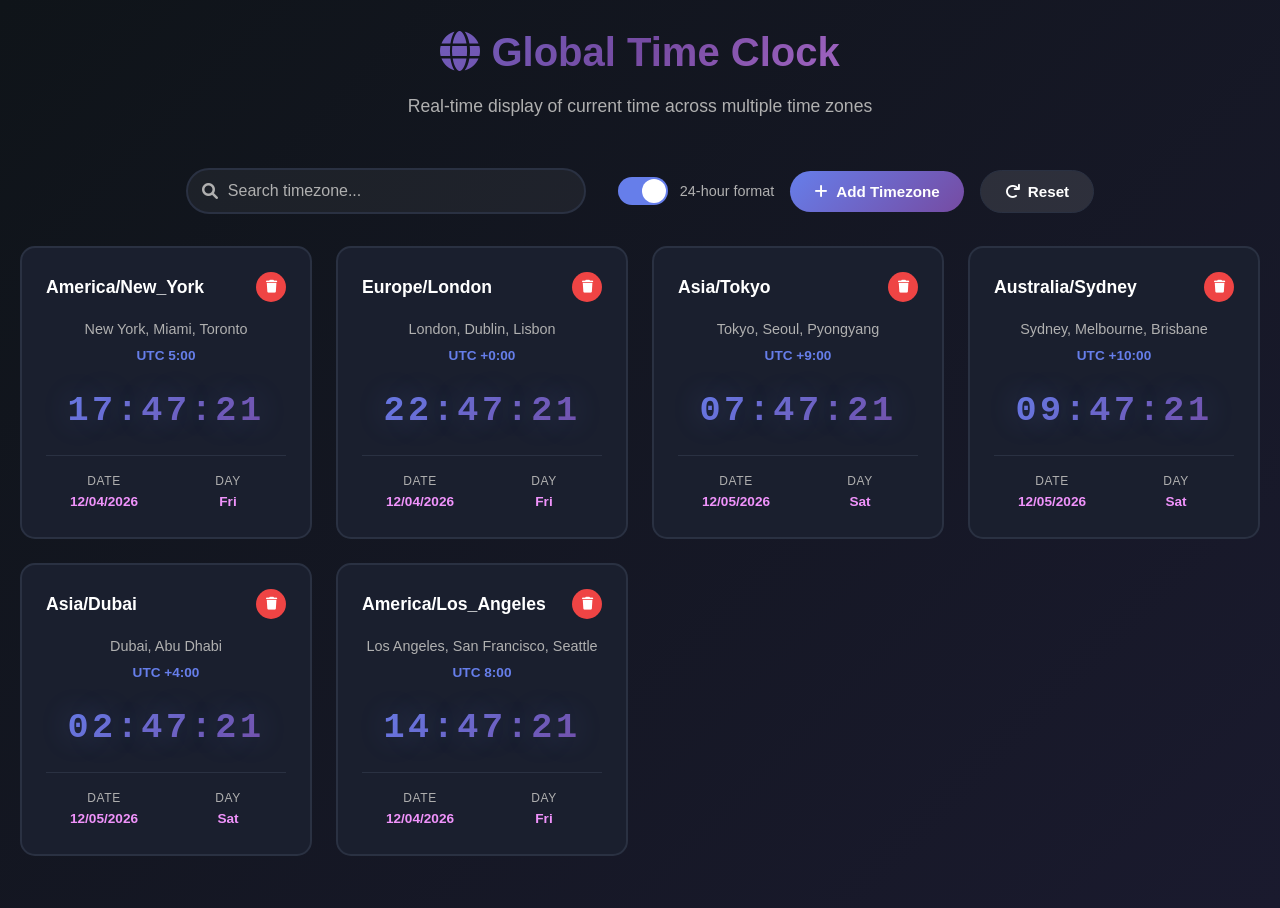
<file: index.html>
<!DOCTYPE html>
<html lang="en">
<head>
    <meta charset="UTF-8">
    <meta name="viewport" content="width=device-width, initial-scale=1.0">
    <title>Multi-Timezone Digital Clock</title>
    <link rel="stylesheet" href="style.css">
    <link rel="stylesheet" href="https://cdnjs.cloudflare.com/ajax/libs/font-awesome/6.0.0/css/all.min.css">
</head>
<body>
    <div class="container">
        <!-- Header -->
        <header class="header">
            <h1><i class="fas fa-globe"></i> Global Time Clock</h1>
            <p>Real-time display of current time across multiple time zones</p>
        </header>

        <!-- Controls -->
        <div class="controls">
            <div class="search-box">
                <input type="text" id="searchInput" placeholder="Search timezone..." class="search-input">
                <i class="fas fa-search"></i>
            </div>
            
            <div class="format-controls">
                <label class="toggle-label">
                    <input type="checkbox" id="format24h" checked>
                    <span class="toggle-switch"></span>
                    <span class="toggle-text">24-hour format</span>
                </label>
                
                <button class="btn btn-primary" id="addTimezoneBtn">
                    <i class="fas fa-plus"></i> Add Timezone
                </button>
                
                <button class="btn btn-secondary" id="resetBtn">
                    <i class="fas fa-redo"></i> Reset
                </button>
            </div>
        </div>

        <!-- Clocks Grid -->
        <div class="clocks-grid" id="clocksContainer">
            <!-- Clocks will be inserted here -->
        </div>

        <!-- No Results Message -->
        <div class="no-results" id="noResults" style="display: none;">
            <i class="fas fa-search"></i>
            <p>No timezones match your search</p>
        </div>
    </div>

    <!-- Add Timezone Modal -->
    <div class="modal" id="addTimezoneModal">
        <div class="modal-content">
            <div class="modal-header">
                <h2>Add Timezone</h2>
                <button class="modal-close" id="closeModalBtn"><i class="fas fa-times"></i></button>
            </div>
            <div class="modal-body">
                <input type="text" id="timezoneSearchInput" placeholder="Search timezone..." class="modal-input">
                <div class="timezone-list" id="timezoneList">
                    <!-- Timezones will be listed here -->
                </div>
            </div>
        </div>
    </div>

    <!-- Toast Notification -->
    <div class="toast" id="toast"></div>

    <script src="timezones.js"></script>
    <script src="script.js"></script>
</body>
</html>
</file>
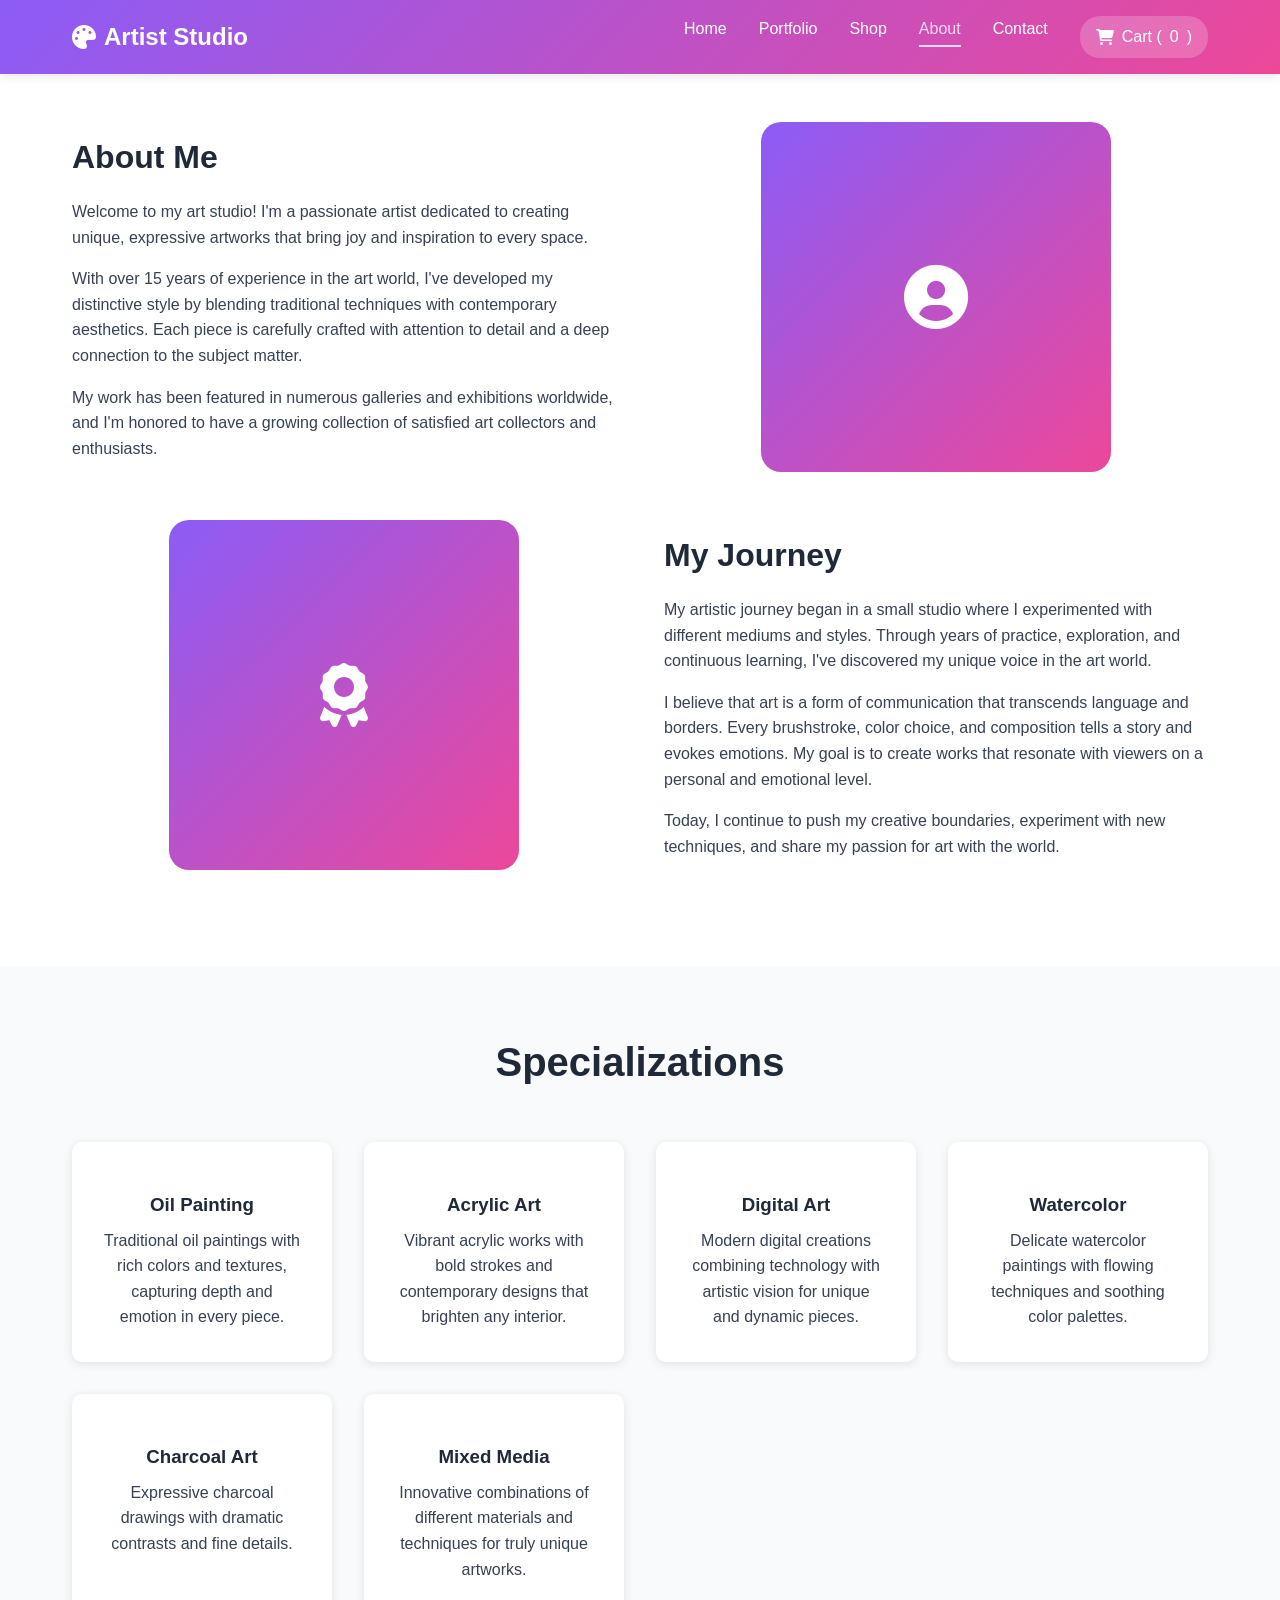
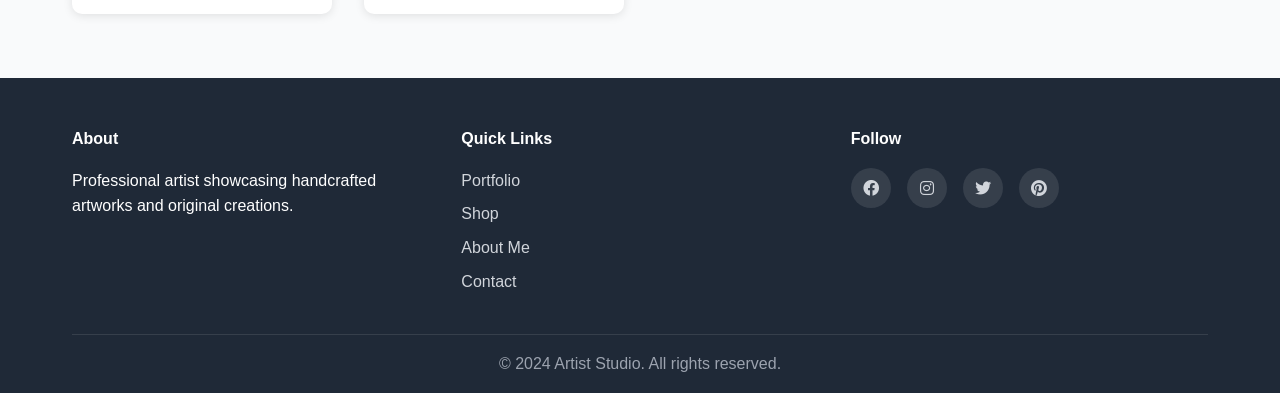
<file: about.html>
<!DOCTYPE html>
<html lang="en">
<head>
    <meta charset="UTF-8">
    <meta name="viewport" content="width=device-width, initial-scale=1.0">
    <title>About - Artist Studio</title>
    <link rel="stylesheet" href="css/style.css">
    <link rel="stylesheet" href="https://cdnjs.cloudflare.com/ajax/libs/font-awesome/6.0.0/css/all.min.css">
</head>
<body>
    <!-- Navigation Bar -->
    <nav class="navbar">
        <div class="nav-container">
            <div class="logo">
                <i class="fas fa-palette"></i> Artist Studio
            </div>
            <ul class="nav-menu">
                <li><a href="index.html">Home</a></li>
                <li><a href="portfolio.html">Portfolio</a></li>
                <li><a href="shop.html">Shop</a></li>
                <li><a href="about.html" class="active">About</a></li>
                <li><a href="contact.html">Contact</a></li>
                <li><a href="cart.html" class="cart-link"><i class="fas fa-shopping-cart"></i> Cart (<span id="cart-count">0</span>)</a></li>
            </ul>
            <div class="hamburger">
                <span></span>
                <span></span>
                <span></span>
            </div>
        </div>
    </nav>

    <!-- About Section -->
    <section class="about-section">
        <div class="container">
            <div class="about-content">
                <div class="about-text">
                    <h2>About Me</h2>
                    <p>Welcome to my art studio! I'm a passionate artist dedicated to creating unique, expressive artworks that bring joy and inspiration to every space.</p>
                    <p style="margin-top: 1rem;">With over 15 years of experience in the art world, I've developed my distinctive style by blending traditional techniques with contemporary aesthetics. Each piece is carefully crafted with attention to detail and a deep connection to the subject matter.</p>
                    <p style="margin-top: 1rem;">My work has been featured in numerous galleries and exhibitions worldwide, and I'm honored to have a growing collection of satisfied art collectors and enthusiasts.</p>
                </div>
                <div class="about-image">
                    <div class="image-placeholder" style="width: 350px; height: 350px;">
                        <i class="fas fa-user-circle"></i>
                    </div>
                </div>
            </div>

            <div class="about-content">
                <div class="about-image">
                    <div class="image-placeholder" style="width: 350px; height: 350px;">
                        <i class="fas fa-award"></i>
                    </div>
                </div>
                <div class="about-text">
                    <h2>My Journey</h2>
                    <p>My artistic journey began in a small studio where I experimented with different mediums and styles. Through years of practice, exploration, and continuous learning, I've discovered my unique voice in the art world.</p>
                    <p style="margin-top: 1rem;">I believe that art is a form of communication that transcends language and borders. Every brushstroke, color choice, and composition tells a story and evokes emotions. My goal is to create works that resonate with viewers on a personal and emotional level.</p>
                    <p style="margin-top: 1rem;">Today, I continue to push my creative boundaries, experiment with new techniques, and share my passion for art with the world.</p>
                </div>
            </div>
        </div>
    </section>

    <!-- Skills Section -->
    <section style="padding: 4rem 0; background: var(--light-color);">
        <div class="container">
            <h2 style="font-size: 2.5rem; text-align: center; color: var(--dark-color); margin-bottom: 3rem;">Specializations</h2>
            <div style="display: grid; grid-template-columns: repeat(auto-fit, minmax(250px, 1fr)); gap: 2rem;">
                <div style="background: white; padding: 2rem; border-radius: 10px; box-shadow: 0 2px 10px rgba(0, 0, 0, 0.1); text-align: center;">
                    <i style="font-size: 3rem; color: var(--primary-color); margin-bottom: 1rem; display: block;"></i>
                    <h3 style="color: var(--dark-color); margin-bottom: 0.5rem;">Oil Painting</h3>
                    <p>Traditional oil paintings with rich colors and textures, capturing depth and emotion in every piece.</p>
                </div>
                <div style="background: white; padding: 2rem; border-radius: 10px; box-shadow: 0 2px 10px rgba(0, 0, 0, 0.1); text-align: center;">
                    <i style="font-size: 3rem; color: var(--secondary-color); margin-bottom: 1rem; display: block;"></i>
                    <h3 style="color: var(--dark-color); margin-bottom: 0.5rem;">Acrylic Art</h3>
                    <p>Vibrant acrylic works with bold strokes and contemporary designs that brighten any interior.</p>
                </div>
                <div style="background: white; padding: 2rem; border-radius: 10px; box-shadow: 0 2px 10px rgba(0, 0, 0, 0.1); text-align: center;">
                    <i style="font-size: 3rem; color: var(--primary-color); margin-bottom: 1rem; display: block;"></i>
                    <h3 style="color: var(--dark-color); margin-bottom: 0.5rem;">Digital Art</h3>
                    <p>Modern digital creations combining technology with artistic vision for unique and dynamic pieces.</p>
                </div>
                <div style="background: white; padding: 2rem; border-radius: 10px; box-shadow: 0 2px 10px rgba(0, 0, 0, 0.1); text-align: center;">
                    <i style="font-size: 3rem; color: var(--secondary-color); margin-bottom: 1rem; display: block;"></i>
                    <h3 style="color: var(--dark-color); margin-bottom: 0.5rem;">Watercolor</h3>
                    <p>Delicate watercolor paintings with flowing techniques and soothing color palettes.</p>
                </div>
                <div style="background: white; padding: 2rem; border-radius: 10px; box-shadow: 0 2px 10px rgba(0, 0, 0, 0.1); text-align: center;">
                    <i style="font-size: 3rem; color: var(--primary-color); margin-bottom: 1rem; display: block;"></i>
                    <h3 style="color: var(--dark-color); margin-bottom: 0.5rem;">Charcoal Art</h3>
                    <p>Expressive charcoal drawings with dramatic contrasts and fine details.</p>
                </div>
                <div style="background: white; padding: 2rem; border-radius: 10px; box-shadow: 0 2px 10px rgba(0, 0, 0, 0.1); text-align: center;">
                    <i style="font-size: 3rem; color: var(--secondary-color); margin-bottom: 1rem; display: block;"></i>
                    <h3 style="color: var(--dark-color); margin-bottom: 0.5rem;">Mixed Media</h3>
                    <p>Innovative combinations of different materials and techniques for truly unique artworks.</p>
                </div>
            </div>
        </div>
    </section>

    <!-- Footer -->
    <footer class="footer">
        <div class="container">
            <div class="footer-content">
                <div class="footer-section">
                    <h4>About</h4>
                    <p>Professional artist showcasing handcrafted artworks and original creations.</p>
                </div>
                <div class="footer-section">
                    <h4>Quick Links</h4>
                    <ul>
                        <li><a href="portfolio.html">Portfolio</a></li>
                        <li><a href="shop.html">Shop</a></li>
                        <li><a href="about.html">About Me</a></li>
                        <li><a href="contact.html">Contact</a></li>
                    </ul>
                </div>
                <div class="footer-section">
                    <h4>Follow</h4>
                    <div class="social-links">
                        <a href="#"><i class="fab fa-facebook"></i></a>
                        <a href="#"><i class="fab fa-instagram"></i></a>
                        <a href="#"><i class="fab fa-twitter"></i></a>
                        <a href="#"><i class="fab fa-pinterest"></i></a>
                    </div>
                </div>
            </div>
            <div class="footer-bottom">
                <p>&copy; 2024 Artist Studio. All rights reserved.</p>
            </div>
        </div>
    </footer>

    <script src="js/script.js"></script>
</body>
</html>
</file>
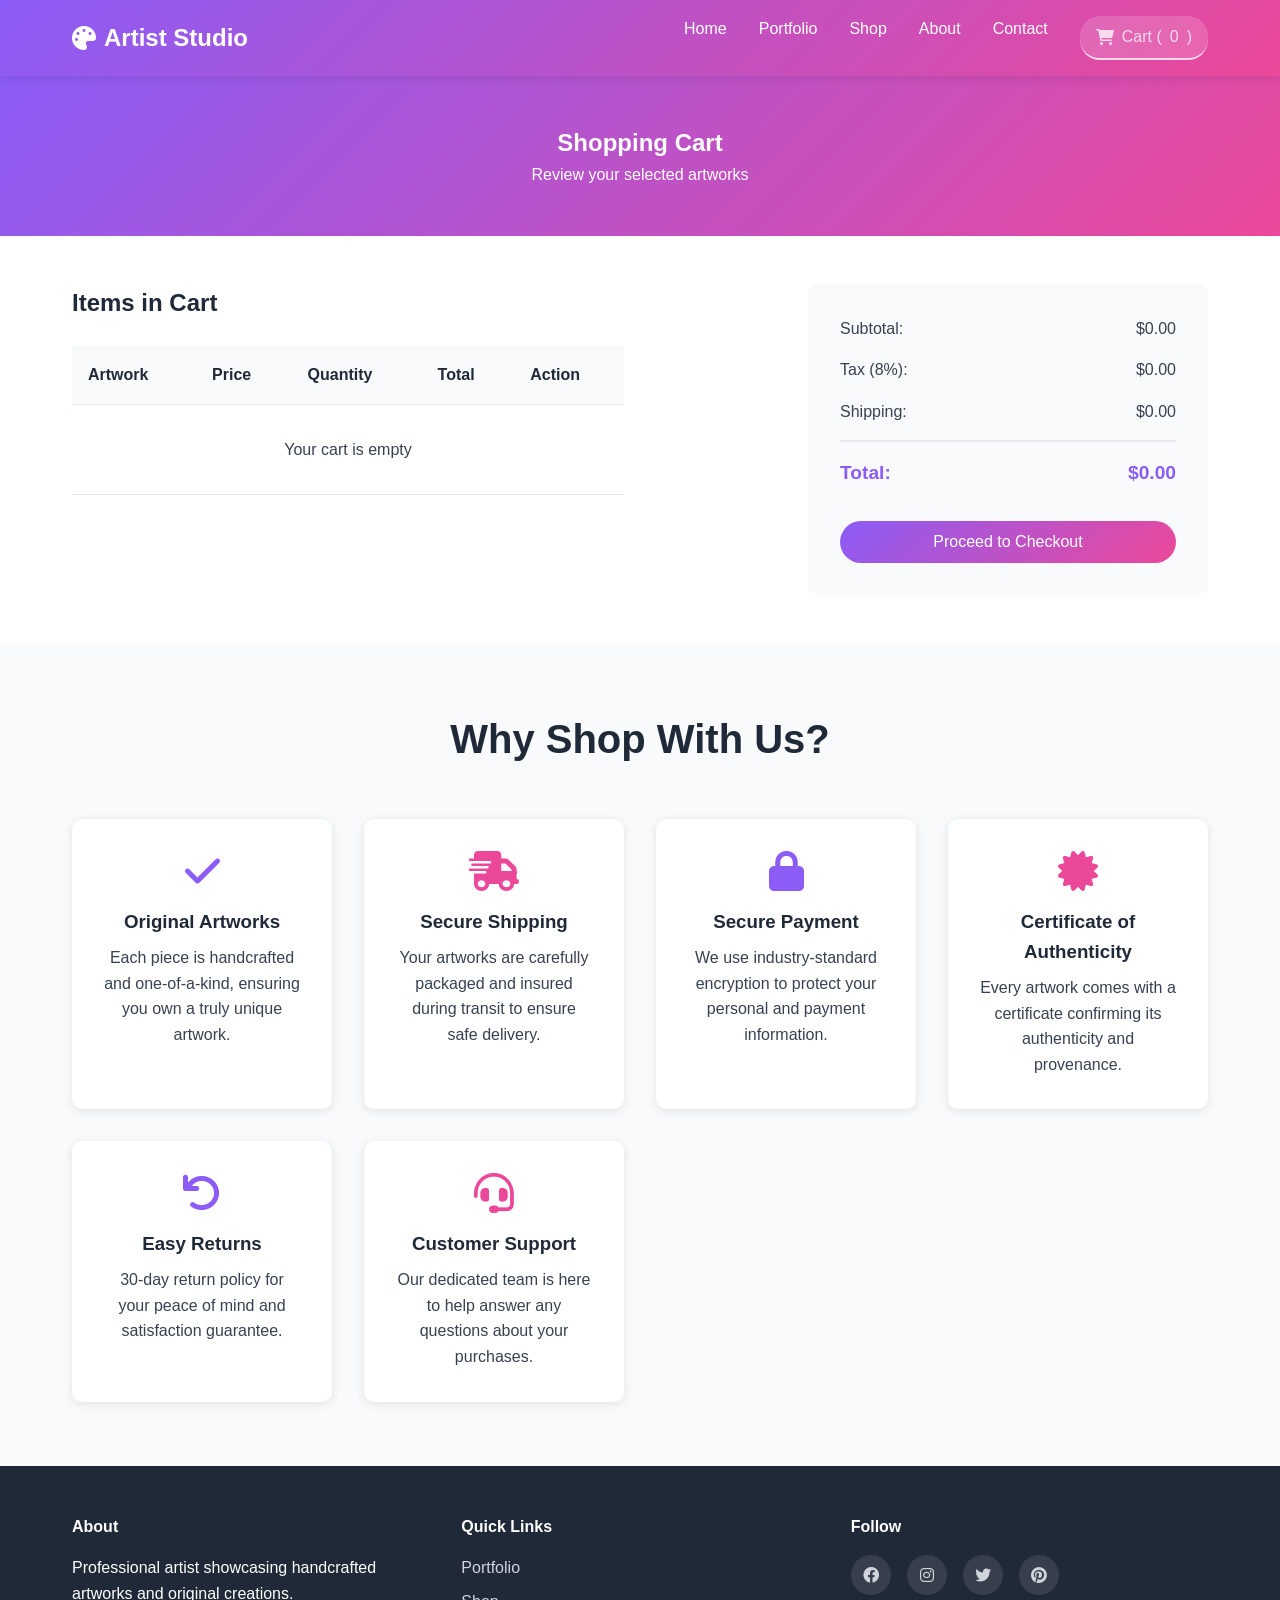
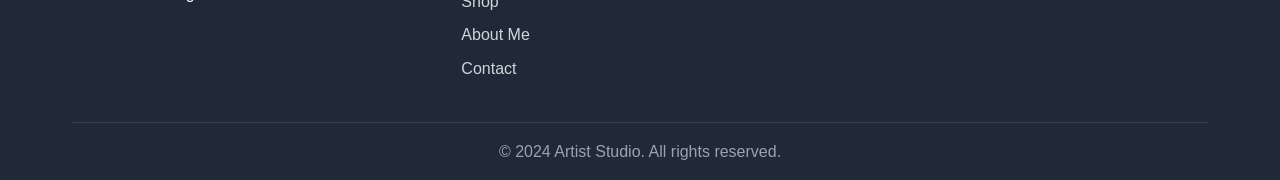
<file: cart.html>
<!DOCTYPE html>
<html lang="en">
<head>
    <meta charset="UTF-8">
    <meta name="viewport" content="width=device-width, initial-scale=1.0">
    <title>Shopping Cart - Artist Studio</title>
    <link rel="stylesheet" href="css/style.css">
    <link rel="stylesheet" href="https://cdnjs.cloudflare.com/ajax/libs/font-awesome/6.0.0/css/all.min.css">
</head>
<body>
    <!-- Navigation Bar -->
    <nav class="navbar">
        <div class="nav-container">
            <div class="logo">
                <i class="fas fa-palette"></i> Artist Studio
            </div>
            <ul class="nav-menu">
                <li><a href="index.html">Home</a></li>
                <li><a href="portfolio.html">Portfolio</a></li>
                <li><a href="shop.html">Shop</a></li>
                <li><a href="about.html">About</a></li>
                <li><a href="contact.html">Contact</a></li>
                <li><a href="cart.html" class="cart-link active"><i class="fas fa-shopping-cart"></i> Cart (<span id="cart-count">0</span>)</a></li>
            </ul>
            <div class="hamburger">
                <span></span>
                <span></span>
                <span></span>
            </div>
        </div>
    </nav>

    <!-- Cart Header -->
    <section class="shop-header">
        <div class="container">
            <h1>Shopping Cart</h1>
            <p>Review your selected artworks</p>
        </div>
    </section>

    <!-- Cart Section -->
    <section class="cart-container">
        <div class="container">
            <div style="display: grid; grid-template-columns: 1fr 1fr; gap: 2rem;">
                <div>
                    <h2 style="color: var(--dark-color); margin-bottom: 1.5rem;">Items in Cart</h2>
                    <div style="overflow-x: auto;">
                        <table class="cart-table">
                            <thead>
                                <tr>
                                    <th>Artwork</th>
                                    <th>Price</th>
                                    <th>Quantity</th>
                                    <th>Total</th>
                                    <th>Action</th>
                                </tr>
                            </thead>
                            <tbody id="cart-items">
                                <tr>
                                    <td colspan="5" style="text-align: center; padding: 2rem;">Your cart is empty</td>
                                </tr>
                            </tbody>
                        </table>
                    </div>
                </div>

                <div>
                    <div class="cart-summary">
                        <div class="summary-row">
                            <span>Subtotal:</span>
                            <span>$0.00</span>
                        </div>
                        <div class="summary-row">
                            <span>Tax (8%):</span>
                            <span>$0.00</span>
                        </div>
                        <div class="summary-row">
                            <span>Shipping:</span>
                            <span>$0.00</span>
                        </div>
                        <div class="summary-row total">
                            <span>Total:</span>
                            <span>$0.00</span>
                        </div>
                        <button class="btn btn-primary" style="width: 100%; margin-top: 1rem;" onclick="checkout()">Proceed to Checkout</button>
                        <a href="shop.html" class="btn btn-secondary" style="width: 100%; margin-top: 1rem; text-align: center; display: block;">Continue Shopping</a>
                    </div>
                </div>
            </div>
        </div>
    </section>

    <!-- Why Shop Here -->
    <section style="padding: 4rem 0; background: var(--light-color);">
        <div class="container">
            <h2 style="font-size: 2.5rem; text-align: center; color: var(--dark-color); margin-bottom: 3rem;">Why Shop With Us?</h2>
            <div style="display: grid; grid-template-columns: repeat(auto-fit, minmax(250px, 1fr)); gap: 2rem;">
                <div style="background: white; padding: 2rem; border-radius: 10px; box-shadow: 0 2px 10px rgba(0, 0, 0, 0.1); text-align: center;">
                    <i class="fas fa-check" style="font-size: 2.5rem; color: var(--primary-color); margin-bottom: 1rem; display: block;"></i>
                    <h3 style="color: var(--dark-color); margin-bottom: 0.5rem;">Original Artworks</h3>
                    <p>Each piece is handcrafted and one-of-a-kind, ensuring you own a truly unique artwork.</p>
                </div>
                <div style="background: white; padding: 2rem; border-radius: 10px; box-shadow: 0 2px 10px rgba(0, 0, 0, 0.1); text-align: center;">
                    <i class="fas fa-shipping-fast" style="font-size: 2.5rem; color: var(--secondary-color); margin-bottom: 1rem; display: block;"></i>
                    <h3 style="color: var(--dark-color); margin-bottom: 0.5rem;">Secure Shipping</h3>
                    <p>Your artworks are carefully packaged and insured during transit to ensure safe delivery.</p>
                </div>
                <div style="background: white; padding: 2rem; border-radius: 10px; box-shadow: 0 2px 10px rgba(0, 0, 0, 0.1); text-align: center;">
                    <i class="fas fa-lock" style="font-size: 2.5rem; color: var(--primary-color); margin-bottom: 1rem; display: block;"></i>
                    <h3 style="color: var(--dark-color); margin-bottom: 0.5rem;">Secure Payment</h3>
                    <p>We use industry-standard encryption to protect your personal and payment information.</p>
                </div>
                <div style="background: white; padding: 2rem; border-radius: 10px; box-shadow: 0 2px 10px rgba(0, 0, 0, 0.1); text-align: center;">
                    <i class="fas fa-certificate" style="font-size: 2.5rem; color: var(--secondary-color); margin-bottom: 1rem; display: block;"></i>
                    <h3 style="color: var(--dark-color); margin-bottom: 0.5rem;">Certificate of Authenticity</h3>
                    <p>Every artwork comes with a certificate confirming its authenticity and provenance.</p>
                </div>
                <div style="background: white; padding: 2rem; border-radius: 10px; box-shadow: 0 2px 10px rgba(0, 0, 0, 0.1); text-align: center;">
                    <i class="fas fa-undo" style="font-size: 2.5rem; color: var(--primary-color); margin-bottom: 1rem; display: block;"></i>
                    <h3 style="color: var(--dark-color); margin-bottom: 0.5rem;">Easy Returns</h3>
                    <p>30-day return policy for your peace of mind and satisfaction guarantee.</p>
                </div>
                <div style="background: white; padding: 2rem; border-radius: 10px; box-shadow: 0 2px 10px rgba(0, 0, 0, 0.1); text-align: center;">
                    <i class="fas fa-headset" style="font-size: 2.5rem; color: var(--secondary-color); margin-bottom: 1rem; display: block;"></i>
                    <h3 style="color: var(--dark-color); margin-bottom: 0.5rem;">Customer Support</h3>
                    <p>Our dedicated team is here to help answer any questions about your purchases.</p>
                </div>
            </div>
        </div>
    </section>

    <!-- Footer -->
    <footer class="footer">
        <div class="container">
            <div class="footer-content">
                <div class="footer-section">
                    <h4>About</h4>
                    <p>Professional artist showcasing handcrafted artworks and original creations.</p>
                </div>
                <div class="footer-section">
                    <h4>Quick Links</h4>
                    <ul>
                        <li><a href="portfolio.html">Portfolio</a></li>
                        <li><a href="shop.html">Shop</a></li>
                        <li><a href="about.html">About Me</a></li>
                        <li><a href="contact.html">Contact</a></li>
                    </ul>
                </div>
                <div class="footer-section">
                    <h4>Follow</h4>
                    <div class="social-links">
                        <a href="#"><i class="fab fa-facebook"></i></a>
                        <a href="#"><i class="fab fa-instagram"></i></a>
                        <a href="#"><i class="fab fa-twitter"></i></a>
                        <a href="#"><i class="fab fa-pinterest"></i></a>
                    </div>
                </div>
            </div>
            <div class="footer-bottom">
                <p>&copy; 2024 Artist Studio. All rights reserved.</p>
            </div>
        </div>
    </footer>

    <script src="js/script.js"></script>
</body>
</html>
</file>
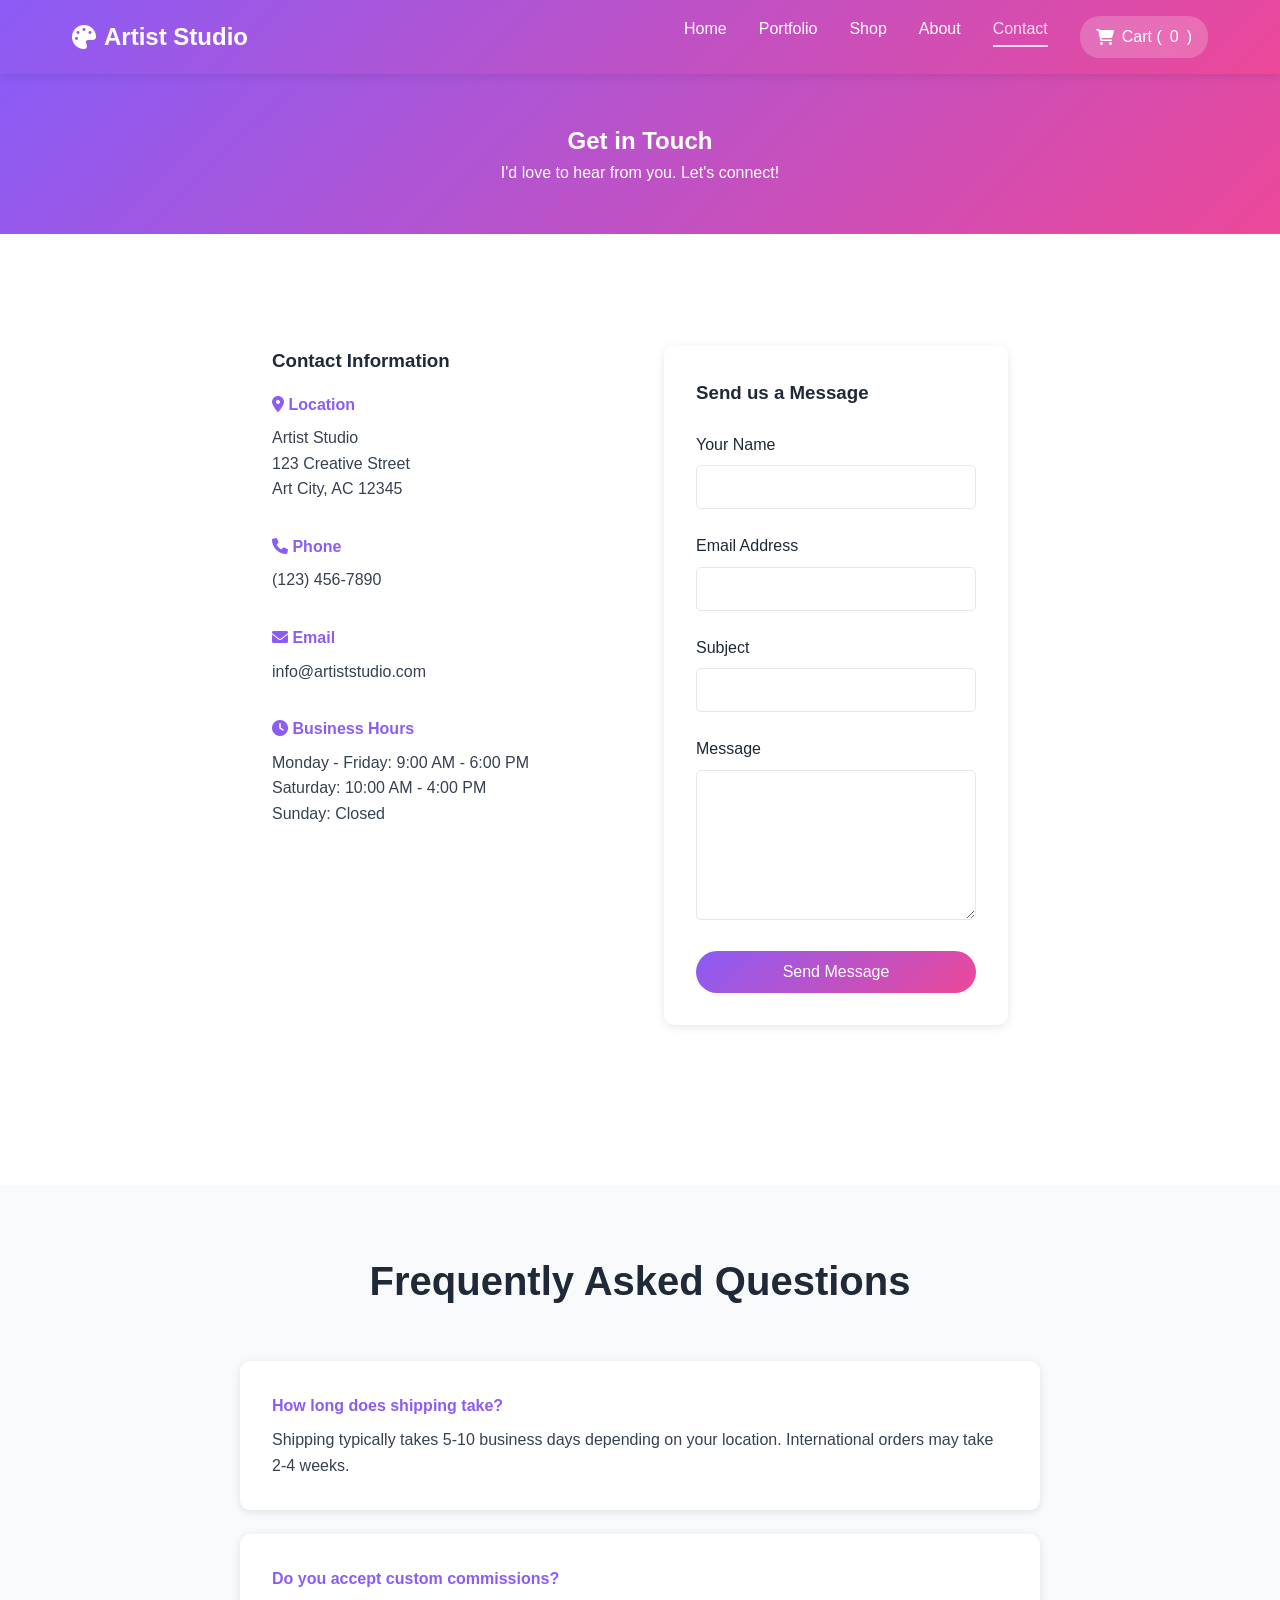
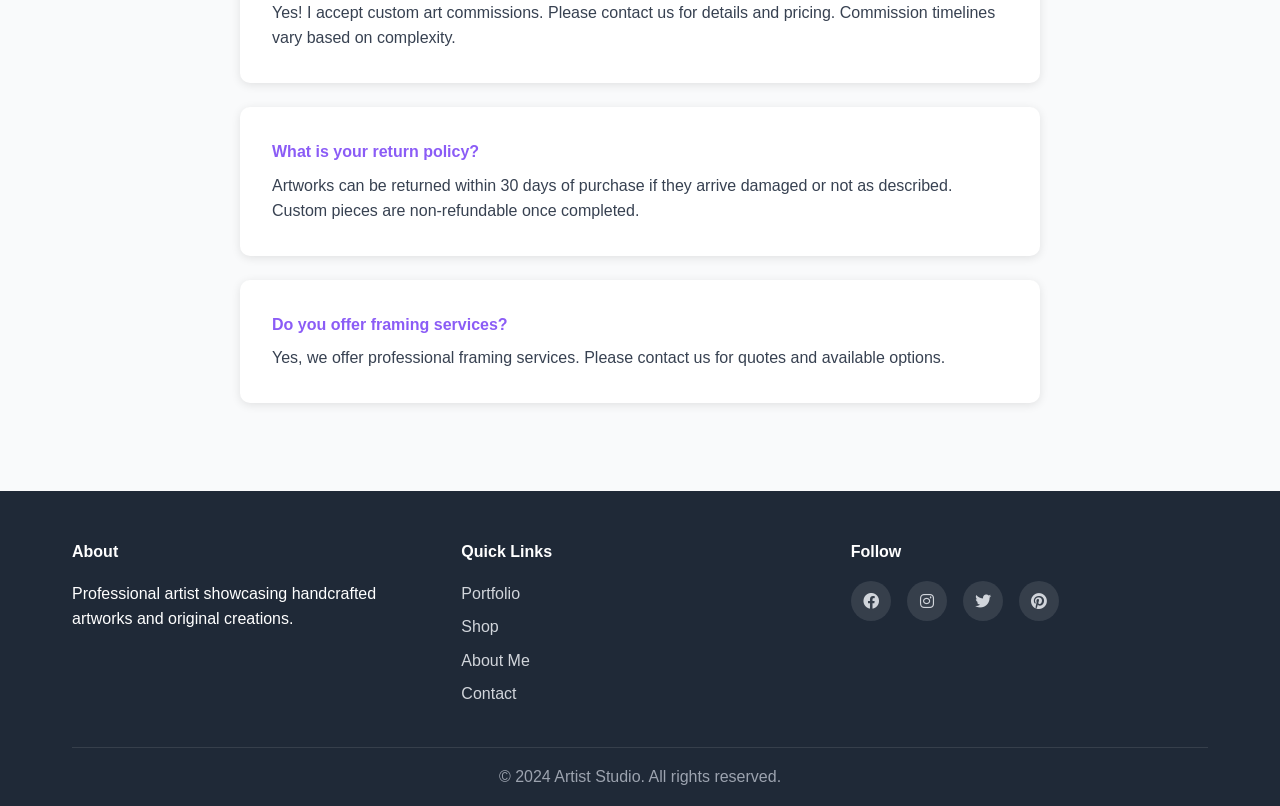
<file: contact.html>
<!DOCTYPE html>
<html lang="en">
<head>
    <meta charset="UTF-8">
    <meta name="viewport" content="width=device-width, initial-scale=1.0">
    <title>Contact - Artist Studio</title>
    <link rel="stylesheet" href="css/style.css">
    <link rel="stylesheet" href="https://cdnjs.cloudflare.com/ajax/libs/font-awesome/6.0.0/css/all.min.css">
</head>
<body>
    <!-- Navigation Bar -->
    <nav class="navbar">
        <div class="nav-container">
            <div class="logo">
                <i class="fas fa-palette"></i> Artist Studio
            </div>
            <ul class="nav-menu">
                <li><a href="index.html">Home</a></li>
                <li><a href="portfolio.html">Portfolio</a></li>
                <li><a href="shop.html">Shop</a></li>
                <li><a href="about.html">About</a></li>
                <li><a href="contact.html" class="active">Contact</a></li>
                <li><a href="cart.html" class="cart-link"><i class="fas fa-shopping-cart"></i> Cart (<span id="cart-count">0</span>)</a></li>
            </ul>
            <div class="hamburger">
                <span></span>
                <span></span>
                <span></span>
            </div>
        </div>
    </nav>

    <!-- Contact Header -->
    <section class="shop-header">
        <div class="container">
            <h1>Get in Touch</h1>
            <p>I'd love to hear from you. Let's connect!</p>
        </div>
    </section>

    <!-- Contact Section -->
    <section style="padding: 4rem 0;">
        <div class="contact-container">
            <div style="display: grid; grid-template-columns: 1fr 1fr; gap: 3rem; margin-bottom: 3rem;">
                <div>
                    <h3 style="color: var(--dark-color); margin-bottom: 1rem;">Contact Information</h3>
                    <div style="margin-bottom: 2rem;">
                        <h4 style="color: var(--primary-color); margin-bottom: 0.5rem;"><i class="fas fa-map-marker-alt"></i> Location</h4>
                        <p>Artist Studio<br>123 Creative Street<br>Art City, AC 12345</p>
                    </div>
                    <div style="margin-bottom: 2rem;">
                        <h4 style="color: var(--primary-color); margin-bottom: 0.5rem;"><i class="fas fa-phone"></i> Phone</h4>
                        <p><a href="tel:+1234567890" style="color: var(--text-color); text-decoration: none;">(123) 456-7890</a></p>
                    </div>
                    <div style="margin-bottom: 2rem;">
                        <h4 style="color: var(--primary-color); margin-bottom: 0.5rem;"><i class="fas fa-envelope"></i> Email</h4>
                        <p><a href="mailto:info@artiststudio.com" style="color: var(--text-color); text-decoration: none;">info@artiststudio.com</a></p>
                    </div>
                    <div style="margin-bottom: 2rem;">
                        <h4 style="color: var(--primary-color); margin-bottom: 0.5rem;"><i class="fas fa-clock"></i> Business Hours</h4>
                        <p>Monday - Friday: 9:00 AM - 6:00 PM<br>Saturday: 10:00 AM - 4:00 PM<br>Sunday: Closed</p>
                    </div>
                </div>

                <form class="contact-form">
                    <h3 style="color: var(--dark-color); margin-bottom: 1.5rem;">Send us a Message</h3>
                    <div class="form-group">
                        <label for="name">Your Name</label>
                        <input type="text" id="name" name="name" required>
                    </div>
                    <div class="form-group">
                        <label for="email">Email Address</label>
                        <input type="email" id="email" name="email" required>
                    </div>
                    <div class="form-group">
                        <label for="subject">Subject</label>
                        <input type="text" id="subject" name="subject" required>
                    </div>
                    <div class="form-group">
                        <label for="message">Message</label>
                        <textarea id="message" name="message" required></textarea>
                    </div>
                    <button type="submit" class="btn btn-primary" style="width: 100%;">Send Message</button>
                </form>
            </div>
        </div>
    </section>

    <!-- FAQ Section -->
    <section style="padding: 4rem 0; background: var(--light-color);">
        <div class="container">
            <h2 style="font-size: 2.5rem; text-align: center; color: var(--dark-color); margin-bottom: 3rem;">Frequently Asked Questions</h2>
            <div style="max-width: 800px; margin: 0 auto;">
                <div style="background: white; padding: 2rem; margin-bottom: 1.5rem; border-radius: 10px; box-shadow: 0 2px 10px rgba(0, 0, 0, 0.1);">
                    <h4 style="color: var(--primary-color); margin-bottom: 0.5rem;">How long does shipping take?</h4>
                    <p style="color: var(--text-color);">Shipping typically takes 5-10 business days depending on your location. International orders may take 2-4 weeks.</p>
                </div>
                <div style="background: white; padding: 2rem; margin-bottom: 1.5rem; border-radius: 10px; box-shadow: 0 2px 10px rgba(0, 0, 0, 0.1);">
                    <h4 style="color: var(--primary-color); margin-bottom: 0.5rem;">Do you accept custom commissions?</h4>
                    <p style="color: var(--text-color);">Yes! I accept custom art commissions. Please contact us for details and pricing. Commission timelines vary based on complexity.</p>
                </div>
                <div style="background: white; padding: 2rem; margin-bottom: 1.5rem; border-radius: 10px; box-shadow: 0 2px 10px rgba(0, 0, 0, 0.1);">
                    <h4 style="color: var(--primary-color); margin-bottom: 0.5rem;">What is your return policy?</h4>
                    <p style="color: var(--text-color);">Artworks can be returned within 30 days of purchase if they arrive damaged or not as described. Custom pieces are non-refundable once completed.</p>
                </div>
                <div style="background: white; padding: 2rem; margin-bottom: 1.5rem; border-radius: 10px; box-shadow: 0 2px 10px rgba(0, 0, 0, 0.1);">
                    <h4 style="color: var(--primary-color); margin-bottom: 0.5rem;">Do you offer framing services?</h4>
                    <p style="color: var(--text-color);">Yes, we offer professional framing services. Please contact us for quotes and available options.</p>
                </div>
            </div>
        </div>
    </section>

    <!-- Footer -->
    <footer class="footer">
        <div class="container">
            <div class="footer-content">
                <div class="footer-section">
                    <h4>About</h4>
                    <p>Professional artist showcasing handcrafted artworks and original creations.</p>
                </div>
                <div class="footer-section">
                    <h4>Quick Links</h4>
                    <ul>
                        <li><a href="portfolio.html">Portfolio</a></li>
                        <li><a href="shop.html">Shop</a></li>
                        <li><a href="about.html">About Me</a></li>
                        <li><a href="contact.html">Contact</a></li>
                    </ul>
                </div>
                <div class="footer-section">
                    <h4>Follow</h4>
                    <div class="social-links">
                        <a href="#"><i class="fab fa-facebook"></i></a>
                        <a href="#"><i class="fab fa-instagram"></i></a>
                        <a href="#"><i class="fab fa-twitter"></i></a>
                        <a href="#"><i class="fab fa-pinterest"></i></a>
                    </div>
                </div>
            </div>
            <div class="footer-bottom">
                <p>&copy; 2024 Artist Studio. All rights reserved.</p>
            </div>
        </div>
    </footer>

    <script src="js/script.js"></script>
</body>
</html>
</file>
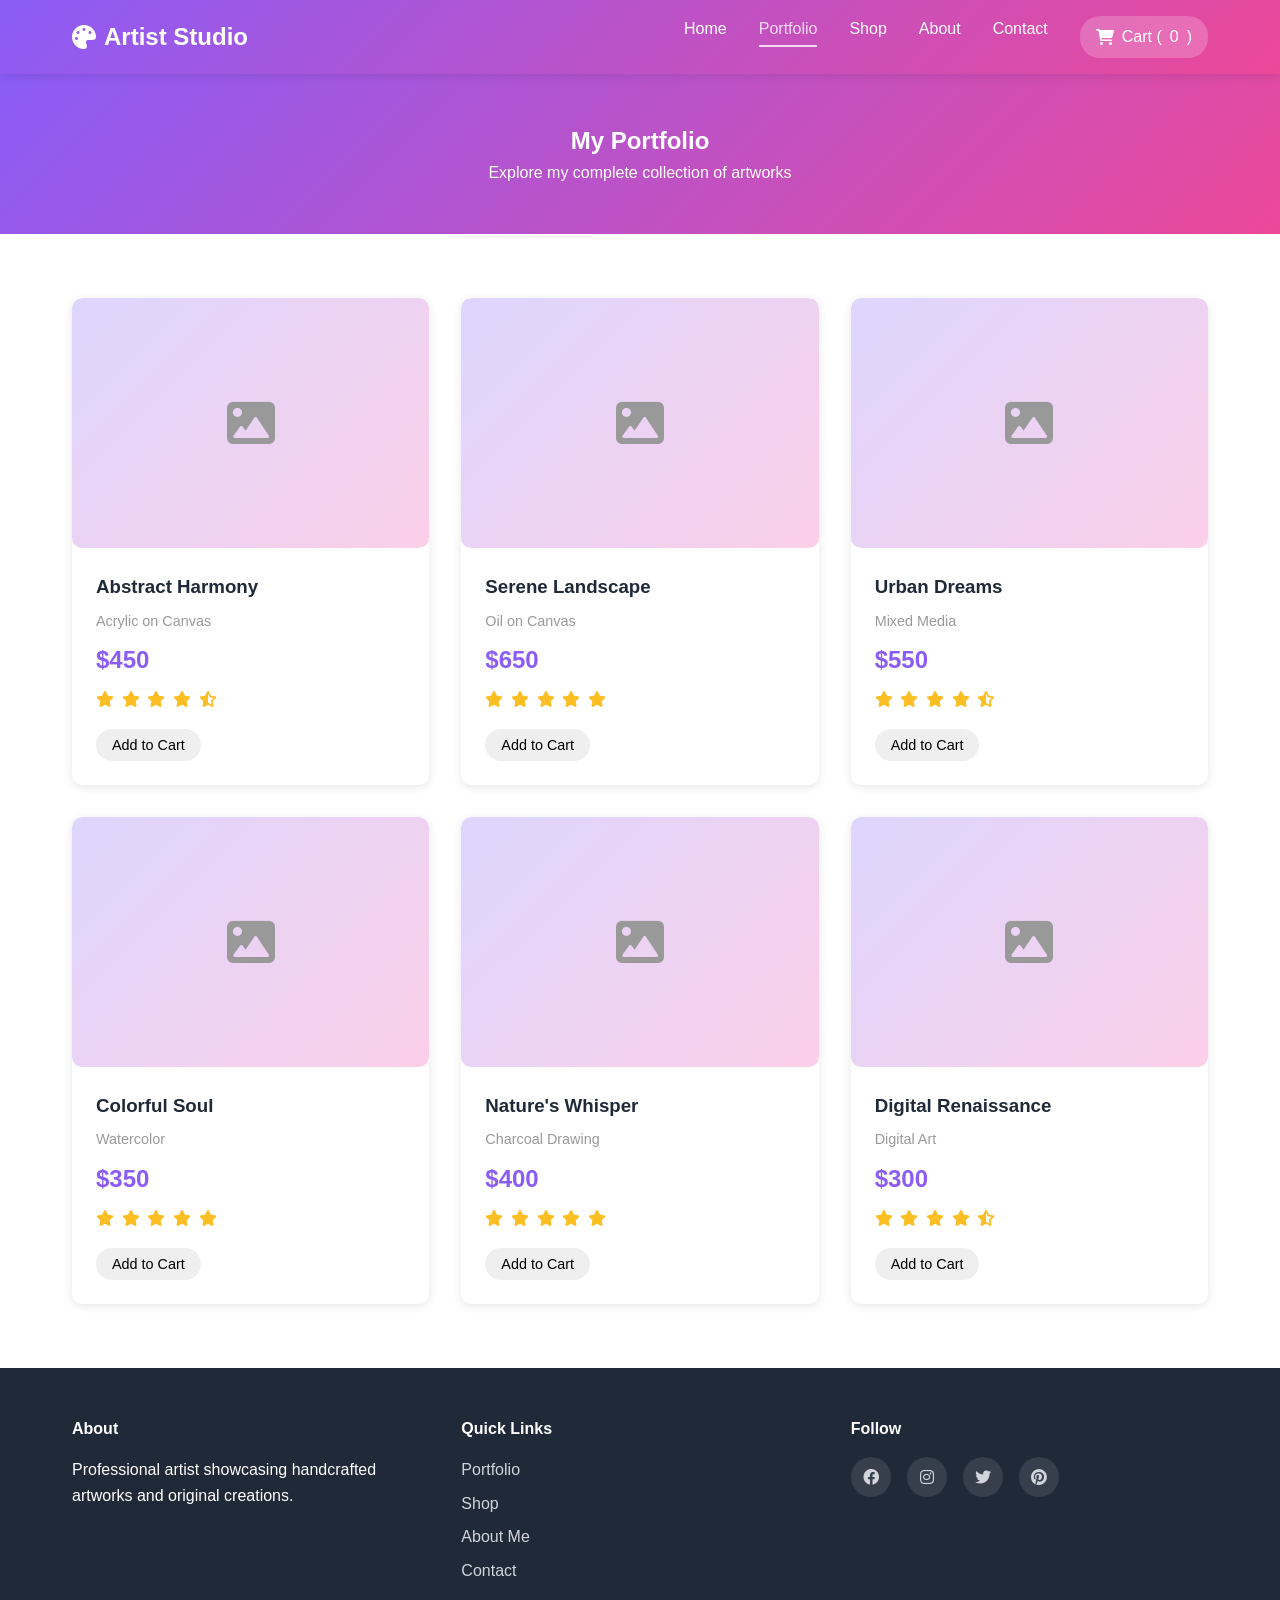
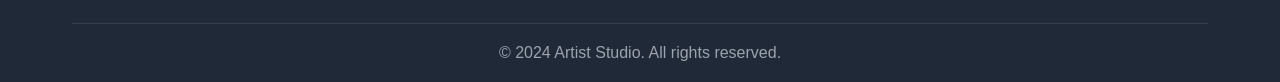
<file: portfolio.html>
<!DOCTYPE html>
<html lang="en">
<head>
    <meta charset="UTF-8">
    <meta name="viewport" content="width=device-width, initial-scale=1.0">
    <title>Portfolio - Artist Studio</title>
    <link rel="stylesheet" href="css/style.css">
    <link rel="stylesheet" href="https://cdnjs.cloudflare.com/ajax/libs/font-awesome/6.0.0/css/all.min.css">
</head>
<body>
    <!-- Navigation Bar -->
    <nav class="navbar">
        <div class="nav-container">
            <div class="logo">
                <i class="fas fa-palette"></i> Artist Studio
            </div>
            <ul class="nav-menu">
                <li><a href="index.html">Home</a></li>
                <li><a href="portfolio.html" class="active">Portfolio</a></li>
                <li><a href="shop.html">Shop</a></li>
                <li><a href="about.html">About</a></li>
                <li><a href="contact.html">Contact</a></li>
                <li><a href="cart.html" class="cart-link"><i class="fas fa-shopping-cart"></i> Cart (<span id="cart-count">0</span>)</a></li>
            </ul>
            <div class="hamburger">
                <span></span>
                <span></span>
                <span></span>
            </div>
        </div>
    </nav>

    <!-- Portfolio Header -->
    <section class="shop-header">
        <div class="container">
            <h1>My Portfolio</h1>
            <p>Explore my complete collection of artworks</p>
        </div>
    </section>

    <!-- Portfolio Grid -->
    <section style="padding: 4rem 0;">
        <div class="container">
            <div class="artwork-grid">
                <div class="artwork-card">
                    <div class="artwork-image">
                        <div class="image-placeholder-small">
                            <i class="fas fa-image"></i>
                        </div>
                    </div>
                    <div class="artwork-info">
                        <h3>Abstract Harmony</h3>
                        <p class="artist-name">Acrylic on Canvas</p>
                        <p class="price">$450</p>
                        <div class="rating">
                            <i class="fas fa-star"></i>
                            <i class="fas fa-star"></i>
                            <i class="fas fa-star"></i>
                            <i class="fas fa-star"></i>
                            <i class="fas fa-star-half-alt"></i>
                        </div>
                        <button class="btn btn-small" onclick="addToCart('Abstract Harmony', 450)">Add to Cart</button>
                    </div>
                </div>

                <div class="artwork-card">
                    <div class="artwork-image">
                        <div class="image-placeholder-small">
                            <i class="fas fa-image"></i>
                        </div>
                    </div>
                    <div class="artwork-info">
                        <h3>Serene Landscape</h3>
                        <p class="artist-name">Oil on Canvas</p>
                        <p class="price">$650</p>
                        <div class="rating">
                            <i class="fas fa-star"></i>
                            <i class="fas fa-star"></i>
                            <i class="fas fa-star"></i>
                            <i class="fas fa-star"></i>
                            <i class="fas fa-star"></i>
                        </div>
                        <button class="btn btn-small" onclick="addToCart('Serene Landscape', 650)">Add to Cart</button>
                    </div>
                </div>

                <div class="artwork-card">
                    <div class="artwork-image">
                        <div class="image-placeholder-small">
                            <i class="fas fa-image"></i>
                        </div>
                    </div>
                    <div class="artwork-info">
                        <h3>Urban Dreams</h3>
                        <p class="artist-name">Mixed Media</p>
                        <p class="price">$550</p>
                        <div class="rating">
                            <i class="fas fa-star"></i>
                            <i class="fas fa-star"></i>
                            <i class="fas fa-star"></i>
                            <i class="fas fa-star"></i>
                            <i class="fas fa-star-half-alt"></i>
                        </div>
                        <button class="btn btn-small" onclick="addToCart('Urban Dreams', 550)">Add to Cart</button>
                    </div>
                </div>

                <div class="artwork-card">
                    <div class="artwork-image">
                        <div class="image-placeholder-small">
                            <i class="fas fa-image"></i>
                        </div>
                    </div>
                    <div class="artwork-info">
                        <h3>Colorful Soul</h3>
                        <p class="artist-name">Watercolor</p>
                        <p class="price">$350</p>
                        <div class="rating">
                            <i class="fas fa-star"></i>
                            <i class="fas fa-star"></i>
                            <i class="fas fa-star"></i>
                            <i class="fas fa-star"></i>
                            <i class="fas fa-star"></i>
                        </div>
                        <button class="btn btn-small" onclick="addToCart('Colorful Soul', 350)">Add to Cart</button>
                    </div>
                </div>

                <div class="artwork-card">
                    <div class="artwork-image">
                        <div class="image-placeholder-small">
                            <i class="fas fa-image"></i>
                        </div>
                    </div>
                    <div class="artwork-info">
                        <h3>Nature's Whisper</h3>
                        <p class="artist-name">Charcoal Drawing</p>
                        <p class="price">$400</p>
                        <div class="rating">
                            <i class="fas fa-star"></i>
                            <i class="fas fa-star"></i>
                            <i class="fas fa-star"></i>
                            <i class="fas fa-star"></i>
                            <i class="fas fa-star"></i>
                        </div>
                        <button class="btn btn-small" onclick="addToCart('Nature\'s Whisper', 400)">Add to Cart</button>
                    </div>
                </div>

                <div class="artwork-card">
                    <div class="artwork-image">
                        <div class="image-placeholder-small">
                            <i class="fas fa-image"></i>
                        </div>
                    </div>
                    <div class="artwork-info">
                        <h3>Digital Renaissance</h3>
                        <p class="artist-name">Digital Art</p>
                        <p class="price">$300</p>
                        <div class="rating">
                            <i class="fas fa-star"></i>
                            <i class="fas fa-star"></i>
                            <i class="fas fa-star"></i>
                            <i class="fas fa-star"></i>
                            <i class="fas fa-star-half-alt"></i>
                        </div>
                        <button class="btn btn-small" onclick="addToCart('Digital Renaissance', 300)">Add to Cart</button>
                    </div>
                </div>
            </div>
        </div>
    </section>

    <!-- Footer -->
    <footer class="footer">
        <div class="container">
            <div class="footer-content">
                <div class="footer-section">
                    <h4>About</h4>
                    <p>Professional artist showcasing handcrafted artworks and original creations.</p>
                </div>
                <div class="footer-section">
                    <h4>Quick Links</h4>
                    <ul>
                        <li><a href="portfolio.html">Portfolio</a></li>
                        <li><a href="shop.html">Shop</a></li>
                        <li><a href="about.html">About Me</a></li>
                        <li><a href="contact.html">Contact</a></li>
                    </ul>
                </div>
                <div class="footer-section">
                    <h4>Follow</h4>
                    <div class="social-links">
                        <a href="#"><i class="fab fa-facebook"></i></a>
                        <a href="#"><i class="fab fa-instagram"></i></a>
                        <a href="#"><i class="fab fa-twitter"></i></a>
                        <a href="#"><i class="fab fa-pinterest"></i></a>
                    </div>
                </div>
            </div>
            <div class="footer-bottom">
                <p>&copy; 2024 Artist Studio. All rights reserved.</p>
            </div>
        </div>
    </footer>

    <script src="js/script.js"></script>
</body>
</html>
</file>
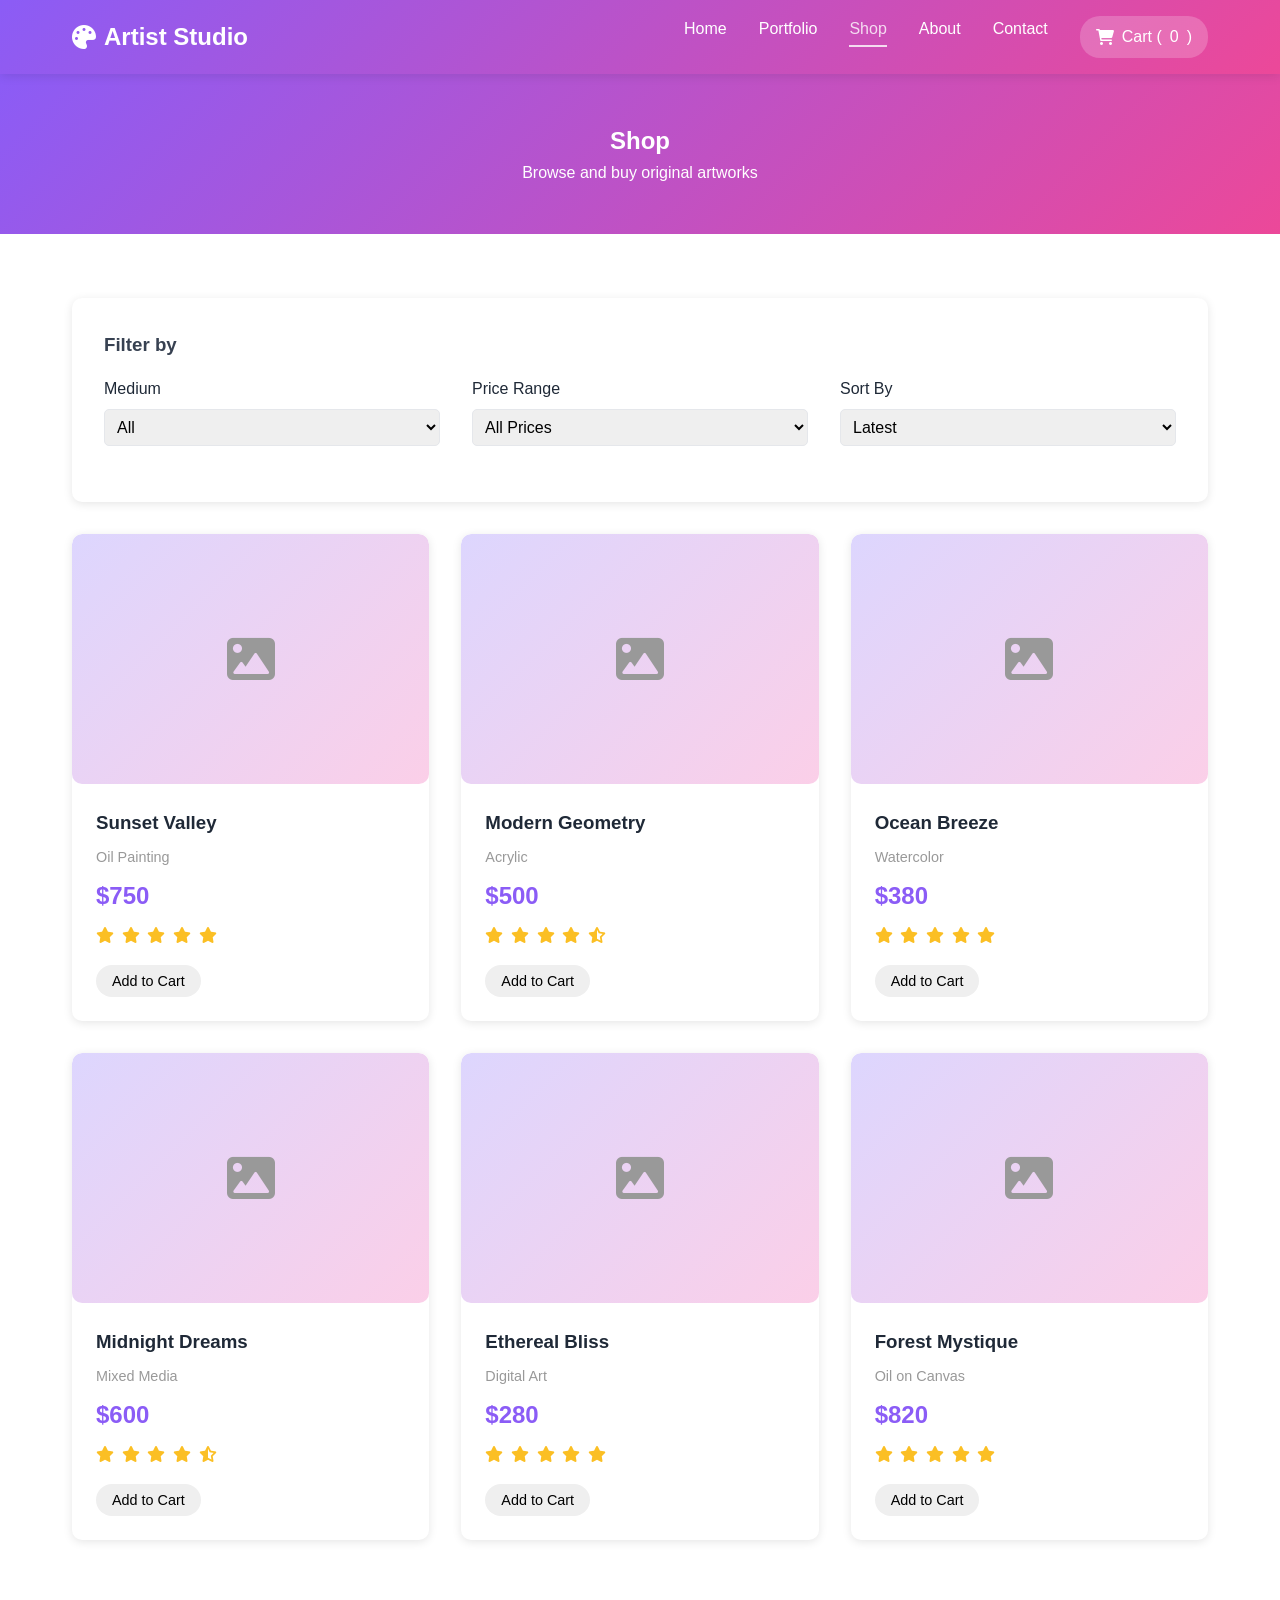
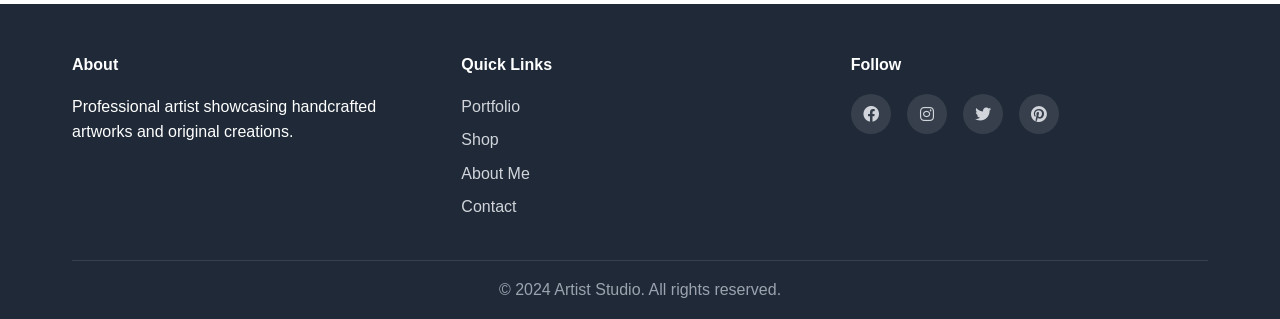
<file: shop.html>
<!DOCTYPE html>
<html lang="en">
<head>
    <meta charset="UTF-8">
    <meta name="viewport" content="width=device-width, initial-scale=1.0">
    <title>Shop - Artist Studio</title>
    <link rel="stylesheet" href="css/style.css">
    <link rel="stylesheet" href="https://cdnjs.cloudflare.com/ajax/libs/font-awesome/6.0.0/css/all.min.css">
</head>
<body>
    <!-- Navigation Bar -->
    <nav class="navbar">
        <div class="nav-container">
            <div class="logo">
                <i class="fas fa-palette"></i> Artist Studio
            </div>
            <ul class="nav-menu">
                <li><a href="index.html">Home</a></li>
                <li><a href="portfolio.html">Portfolio</a></li>
                <li><a href="shop.html" class="active">Shop</a></li>
                <li><a href="about.html">About</a></li>
                <li><a href="contact.html">Contact</a></li>
                <li><a href="cart.html" class="cart-link"><i class="fas fa-shopping-cart"></i> Cart (<span id="cart-count">0</span>)</a></li>
            </ul>
            <div class="hamburger">
                <span></span>
                <span></span>
                <span></span>
            </div>
        </div>
    </nav>

    <!-- Shop Header -->
    <section class="shop-header">
        <div class="container">
            <h1>Shop</h1>
            <p>Browse and buy original artworks</p>
        </div>
    </section>

    <!-- Filters and Products -->
    <section style="padding: 4rem 0;">
        <div class="container">
            <div class="filters">
                <h3 style="margin-bottom: 1rem;">Filter by</h3>
                <div style="display: grid; grid-template-columns: repeat(auto-fit, minmax(200px, 1fr)); gap: 2rem;">
                    <div class="filter-group">
                        <label>Medium</label>
                        <select>
                            <option>All</option>
                            <option>Acrylic</option>
                            <option>Oil</option>
                            <option>Watercolor</option>
                            <option>Mixed Media</option>
                            <option>Digital</option>
                        </select>
                    </div>
                    <div class="filter-group">
                        <label>Price Range</label>
                        <select>
                            <option>All Prices</option>
                            <option>Under $300</option>
                            <option>$300 - $500</option>
                            <option>$500 - $750</option>
                            <option>Over $750</option>
                        </select>
                    </div>
                    <div class="filter-group">
                        <label>Sort By</label>
                        <select>
                            <option>Latest</option>
                            <option>Price: Low to High</option>
                            <option>Price: High to Low</option>
                            <option>Most Popular</option>
                        </select>
                    </div>
                </div>
            </div>

            <div class="artwork-grid">
                <div class="artwork-card">
                    <div class="artwork-image">
                        <div class="image-placeholder-small">
                            <i class="fas fa-image"></i>
                        </div>
                    </div>
                    <div class="artwork-info">
                        <h3>Sunset Valley</h3>
                        <p class="artist-name">Oil Painting</p>
                        <p class="price">$750</p>
                        <div class="rating">
                            <i class="fas fa-star"></i>
                            <i class="fas fa-star"></i>
                            <i class="fas fa-star"></i>
                            <i class="fas fa-star"></i>
                            <i class="fas fa-star"></i>
                        </div>
                        <button class="btn btn-small" onclick="addToCart('Sunset Valley', 750)">Add to Cart</button>
                    </div>
                </div>

                <div class="artwork-card">
                    <div class="artwork-image">
                        <div class="image-placeholder-small">
                            <i class="fas fa-image"></i>
                        </div>
                    </div>
                    <div class="artwork-info">
                        <h3>Modern Geometry</h3>
                        <p class="artist-name">Acrylic</p>
                        <p class="price">$500</p>
                        <div class="rating">
                            <i class="fas fa-star"></i>
                            <i class="fas fa-star"></i>
                            <i class="fas fa-star"></i>
                            <i class="fas fa-star"></i>
                            <i class="fas fa-star-half-alt"></i>
                        </div>
                        <button class="btn btn-small" onclick="addToCart('Modern Geometry', 500)">Add to Cart</button>
                    </div>
                </div>

                <div class="artwork-card">
                    <div class="artwork-image">
                        <div class="image-placeholder-small">
                            <i class="fas fa-image"></i>
                        </div>
                    </div>
                    <div class="artwork-info">
                        <h3>Ocean Breeze</h3>
                        <p class="artist-name">Watercolor</p>
                        <p class="price">$380</p>
                        <div class="rating">
                            <i class="fas fa-star"></i>
                            <i class="fas fa-star"></i>
                            <i class="fas fa-star"></i>
                            <i class="fas fa-star"></i>
                            <i class="fas fa-star"></i>
                        </div>
                        <button class="btn btn-small" onclick="addToCart('Ocean Breeze', 380)">Add to Cart</button>
                    </div>
                </div>

                <div class="artwork-card">
                    <div class="artwork-image">
                        <div class="image-placeholder-small">
                            <i class="fas fa-image"></i>
                        </div>
                    </div>
                    <div class="artwork-info">
                        <h3>Midnight Dreams</h3>
                        <p class="artist-name">Mixed Media</p>
                        <p class="price">$600</p>
                        <div class="rating">
                            <i class="fas fa-star"></i>
                            <i class="fas fa-star"></i>
                            <i class="fas fa-star"></i>
                            <i class="fas fa-star"></i>
                            <i class="fas fa-star-half-alt"></i>
                        </div>
                        <button class="btn btn-small" onclick="addToCart('Midnight Dreams', 600)">Add to Cart</button>
                    </div>
                </div>

                <div class="artwork-card">
                    <div class="artwork-image">
                        <div class="image-placeholder-small">
                            <i class="fas fa-image"></i>
                        </div>
                    </div>
                    <div class="artwork-info">
                        <h3>Ethereal Bliss</h3>
                        <p class="artist-name">Digital Art</p>
                        <p class="price">$280</p>
                        <div class="rating">
                            <i class="fas fa-star"></i>
                            <i class="fas fa-star"></i>
                            <i class="fas fa-star"></i>
                            <i class="fas fa-star"></i>
                            <i class="fas fa-star"></i>
                        </div>
                        <button class="btn btn-small" onclick="addToCart('Ethereal Bliss', 280)">Add to Cart</button>
                    </div>
                </div>

                <div class="artwork-card">
                    <div class="artwork-image">
                        <div class="image-placeholder-small">
                            <i class="fas fa-image"></i>
                        </div>
                    </div>
                    <div class="artwork-info">
                        <h3>Forest Mystique</h3>
                        <p class="artist-name">Oil on Canvas</p>
                        <p class="price">$820</p>
                        <div class="rating">
                            <i class="fas fa-star"></i>
                            <i class="fas fa-star"></i>
                            <i class="fas fa-star"></i>
                            <i class="fas fa-star"></i>
                            <i class="fas fa-star"></i>
                        </div>
                        <button class="btn btn-small" onclick="addToCart('Forest Mystique', 820)">Add to Cart</button>
                    </div>
                </div>
            </div>
        </div>
    </section>

    <!-- Footer -->
    <footer class="footer">
        <div class="container">
            <div class="footer-content">
                <div class="footer-section">
                    <h4>About</h4>
                    <p>Professional artist showcasing handcrafted artworks and original creations.</p>
                </div>
                <div class="footer-section">
                    <h4>Quick Links</h4>
                    <ul>
                        <li><a href="portfolio.html">Portfolio</a></li>
                        <li><a href="shop.html">Shop</a></li>
                        <li><a href="about.html">About Me</a></li>
                        <li><a href="contact.html">Contact</a></li>
                    </ul>
                </div>
                <div class="footer-section">
                    <h4>Follow</h4>
                    <div class="social-links">
                        <a href="#"><i class="fab fa-facebook"></i></a>
                        <a href="#"><i class="fab fa-instagram"></i></a>
                        <a href="#"><i class="fab fa-twitter"></i></a>
                        <a href="#"><i class="fab fa-pinterest"></i></a>
                    </div>
                </div>
            </div>
            <div class="footer-bottom">
                <p>&copy; 2024 Artist Studio. All rights reserved.</p>
            </div>
        </div>
    </footer>

    <script src="js/script.js"></script>
</body>
</html>
</file>
<file: style.css>
* {
    margin: 0;
    padding: 0;
    box-sizing: border-box;
}

:root {
    --primary-color: #667eea;
    --secondary-color: #764ba2;
    --accent-color: #f093fb;
    --dark-bg: #0f1419;
    --card-bg: #1a1f2e;
    --text-primary: #ffffff;
    --text-secondary: #b0b0b0;
    --border-color: #2a3142;
    --success: #10b981;
    --danger: #ef4444;
}

body {
    font-family: 'Segoe UI', Tahoma, Geneva, Verdana, sans-serif;
    background: linear-gradient(135deg, var(--dark-bg) 0%, #1a1a2e 100%);
    color: var(--text-primary);
    min-height: 100vh;
    padding: 20px;
    line-height: 1.6;
}

.container {
    max-width: 1400px;
    margin: 0 auto;
}

/* Header */
.header {
    text-align: center;
    margin-bottom: 3rem;
    animation: slideDown 0.5s ease-out;
}

.header h1 {
    font-size: 2.5rem;
    margin-bottom: 0.5rem;
    background: linear-gradient(135deg, #667eea, #764ba2, #f093fb);
    -webkit-background-clip: text;
    -webkit-text-fill-color: transparent;
    background-clip: text;
}

.header p {
    color: var(--text-secondary);
    font-size: 1.1rem;
}

/* Controls */
.controls {
    display: flex;
    gap: 2rem;
    margin-bottom: 2rem;
    flex-wrap: wrap;
    align-items: center;
    justify-content: center;
}

.search-box {
    position: relative;
    flex: 1;
    min-width: 250px;
    max-width: 400px;
}

.search-input {
    width: 100%;
    padding: 0.75rem 1rem 0.75rem 2.5rem;
    border: 2px solid var(--border-color);
    border-radius: 50px;
    background: rgba(255, 255, 255, 0.05);
    color: var(--text-primary);
    font-size: 1rem;
    transition: all 0.3s;
}

.search-input:focus {
    outline: none;
    border-color: var(--primary-color);
    background: rgba(102, 126, 234, 0.1);
    box-shadow: 0 0 20px rgba(102, 126, 234, 0.2);
}

.search-input::placeholder {
    color: var(--text-secondary);
}

.search-box i {
    position: absolute;
    left: 1rem;
    top: 50%;
    transform: translateY(-50%);
    color: var(--text-secondary);
    pointer-events: none;
}

.format-controls {
    display: flex;
    gap: 1rem;
    flex-wrap: wrap;
    align-items: center;
}

/* Toggle Switch */
.toggle-label {
    display: flex;
    align-items: center;
    gap: 0.75rem;
    cursor: pointer;
    user-select: none;
}

.toggle-label input {
    display: none;
}

.toggle-switch {
    width: 50px;
    height: 28px;
    background: var(--border-color);
    border-radius: 50px;
    position: relative;
    transition: background 0.3s;
}

.toggle-switch::after {
    content: '';
    position: absolute;
    width: 24px;
    height: 24px;
    background: white;
    border-radius: 50%;
    top: 2px;
    left: 2px;
    transition: left 0.3s;
}

.toggle-label input:checked ~ .toggle-switch {
    background: var(--primary-color);
}

.toggle-label input:checked ~ .toggle-switch::after {
    left: 24px;
}

.toggle-text {
    color: var(--text-secondary);
    font-size: 0.9rem;
}

/* Buttons */
.btn {
    padding: 0.75rem 1.5rem;
    border: none;
    border-radius: 50px;
    font-size: 0.95rem;
    font-weight: 600;
    cursor: pointer;
    transition: all 0.3s;
    display: flex;
    align-items: center;
    gap: 0.5rem;
    white-space: nowrap;
}

.btn-primary {
    background: linear-gradient(135deg, var(--primary-color), var(--secondary-color));
    color: white;
}

.btn-primary:hover {
    transform: translateY(-2px);
    box-shadow: 0 10px 20px rgba(102, 126, 234, 0.3);
}

.btn-secondary {
    background: rgba(255, 255, 255, 0.1);
    color: var(--text-primary);
    border: 1px solid var(--border-color);
}

.btn-secondary:hover {
    background: rgba(255, 255, 255, 0.15);
    border-color: var(--primary-color);
}

/* Clocks Grid */
.clocks-grid {
    display: grid;
    grid-template-columns: repeat(auto-fill, minmax(280px, 1fr));
    gap: 1.5rem;
    margin-bottom: 2rem;
    animation: fadeIn 0.5s ease-out;
}

.clock-card {
    background: var(--card-bg);
    border: 2px solid var(--border-color);
    border-radius: 15px;
    padding: 1.5rem;
    text-align: center;
    transition: all 0.3s;
    position: relative;
    overflow: hidden;
}

.clock-card::before {
    content: '';
    position: absolute;
    top: 0;
    left: 0;
    right: 0;
    bottom: 0;
    background: linear-gradient(135deg, rgba(102, 126, 234, 0.1), rgba(240, 147, 251, 0.1));
    opacity: 0;
    transition: opacity 0.3s;
    pointer-events: none;
}

.clock-card:hover {
    border-color: var(--primary-color);
    transform: translateY(-5px);
    box-shadow: 0 15px 30px rgba(102, 126, 234, 0.2);
}

.clock-card:hover::before {
    opacity: 1;
}

.clock-header {
    display: flex;
    justify-content: space-between;
    align-items: center;
    margin-bottom: 1rem;
}

.clock-header h3 {
    font-size: 1.1rem;
    color: var(--text-primary);
}

.clock-remove {
    background: var(--danger);
    color: white;
    border: none;
    width: 30px;
    height: 30px;
    border-radius: 50%;
    cursor: pointer;
    display: flex;
    align-items: center;
    justify-content: center;
    transition: all 0.3s;
    font-size: 0.8rem;
}

.clock-remove:hover {
    background: #dc2626;
    transform: scale(1.1);
}

.timezone-info {
    margin-bottom: 1rem;
}

.timezone-name {
    font-size: 0.9rem;
    color: var(--text-secondary);
    margin-bottom: 0.25rem;
}

.offset {
    font-size: 0.85rem;
    color: var(--primary-color);
    font-weight: 600;
}

.digital-clock {
    font-size: 2.2rem;
    font-weight: 700;
    letter-spacing: 0.1em;
    font-family: 'Courier New', monospace;
    background: linear-gradient(135deg, #667eea, #764ba2);
    -webkit-background-clip: text;
    -webkit-text-fill-color: transparent;
    background-clip: text;
    margin: 1rem 0;
    text-shadow: 0 0 30px rgba(102, 126, 234, 0.3);
}

.time-details {
    display: grid;
    grid-template-columns: 1fr 1fr;
    gap: 0.5rem;
    margin-top: 1rem;
    padding-top: 1rem;
    border-top: 1px solid var(--border-color);
}

.time-detail {
    font-size: 0.85rem;
}

.time-detail-label {
    color: var(--text-secondary);
    display: block;
    font-size: 0.75rem;
    text-transform: uppercase;
    letter-spacing: 0.05em;
}

.time-detail-value {
    color: var(--accent-color);
    font-weight: 600;
}

/* No Results */
.no-results {
    text-align: center;
    padding: 3rem 1rem;
    color: var(--text-secondary);
    animation: fadeIn 0.3s ease-out;
}

.no-results i {
    font-size: 3rem;
    margin-bottom: 1rem;
    opacity: 0.5;
}

.no-results p {
    font-size: 1.1rem;
}

/* Modal */
.modal {
    display: none;
    position: fixed;
    top: 0;
    left: 0;
    right: 0;
    bottom: 0;
    background: rgba(0, 0, 0, 0.7);
    backdrop-filter: blur(5px);
    z-index: 1000;
    align-items: center;
    justify-content: center;
    padding: 20px;
    animation: fadeIn 0.3s ease-out;
}

.modal.active {
    display: flex;
}

.modal-content {
    background: var(--card-bg);
    border: 2px solid var(--border-color);
    border-radius: 15px;
    width: 100%;
    max-width: 500px;
    max-height: 80vh;
    overflow-y: auto;
    animation: slideUp 0.3s ease-out;
}

.modal-header {
    display: flex;
    justify-content: space-between;
    align-items: center;
    padding: 1.5rem;
    border-bottom: 1px solid var(--border-color);
    position: sticky;
    top: 0;
    background: var(--card-bg);
}

.modal-header h2 {
    font-size: 1.5rem;
}

.modal-close {
    background: transparent;
    border: none;
    color: var(--text-primary);
    font-size: 1.5rem;
    cursor: pointer;
    transition: color 0.3s;
    padding: 0;
    width: 40px;
    height: 40px;
    display: flex;
    align-items: center;
    justify-content: center;
}

.modal-close:hover {
    color: var(--danger);
}

.modal-body {
    padding: 1.5rem;
}

.modal-input {
    width: 100%;
    padding: 0.75rem 1rem;
    border: 2px solid var(--border-color);
    border-radius: 8px;
    background: rgba(255, 255, 255, 0.05);
    color: var(--text-primary);
    font-size: 1rem;
    margin-bottom: 1rem;
    transition: all 0.3s;
}

.modal-input:focus {
    outline: none;
    border-color: var(--primary-color);
    background: rgba(102, 126, 234, 0.1);
}

.timezone-list {
    display: grid;
    grid-template-columns: 1fr;
    gap: 0.5rem;
    max-height: 400px;
    overflow-y: auto;
}

.timezone-option {
    padding: 0.75rem 1rem;
    background: rgba(255, 255, 255, 0.05);
    border: 1px solid var(--border-color);
    border-radius: 8px;
    cursor: pointer;
    transition: all 0.3s;
    text-align: left;
}

.timezone-option:hover {
    background: rgba(102, 126, 234, 0.2);
    border-color: var(--primary-color);
    transform: translateX(5px);
}

.timezone-option-name {
    font-weight: 600;
    color: var(--text-primary);
}

.timezone-option-offset {
    font-size: 0.85rem;
    color: var(--text-secondary);
}

/* Toast */
.toast {
    position: fixed;
    bottom: 20px;
    right: 20px;
    background: var(--success);
    color: white;
    padding: 1rem 1.5rem;
    border-radius: 50px;
    font-weight: 600;
    z-index: 2000;
    display: none;
    animation: slideInRight 0.3s ease-out;
    box-shadow: 0 10px 30px rgba(16, 185, 129, 0.3);
}

.toast.show {
    display: block;
}

.toast.error {
    background: var(--danger);
    box-shadow: 0 10px 30px rgba(239, 68, 68, 0.3);
}

/* Animations */
@keyframes slideDown {
    from {
        opacity: 0;
        transform: translateY(-20px);
    }
    to {
        opacity: 1;
        transform: translateY(0);
    }
}

@keyframes fadeIn {
    from {
        opacity: 0;
    }
    to {
        opacity: 1;
    }
}

@keyframes slideUp {
    from {
        opacity: 0;
        transform: translateY(20px);
    }
    to {
        opacity: 1;
        transform: translateY(0);
    }
}

@keyframes slideInRight {
    from {
        opacity: 0;
        transform: translateX(100px);
    }
    to {
        opacity: 1;
        transform: translateX(0);
    }
}

/* Scrollbar Styling */
::-webkit-scrollbar {
    width: 8px;
}

::-webkit-scrollbar-track {
    background: var(--dark-bg);
}

::-webkit-scrollbar-thumb {
    background: var(--border-color);
    border-radius: 4px;
}

::-webkit-scrollbar-thumb:hover {
    background: var(--primary-color);
}

/* Responsive */
@media (max-width: 768px) {
    .header h1 {
        font-size: 1.8rem;
    }

    .header p {
        font-size: 1rem;
    }

    .controls {
        flex-direction: column;
        gap: 1rem;
    }

    .search-box {
        min-width: auto;
        max-width: 100%;
    }

    .format-controls {
        justify-content: center;
        width: 100%;
    }

    .clocks-grid {
        grid-template-columns: 1fr;
    }

    .digital-clock {
        font-size: 1.8rem;
    }

    .modal-content {
        max-width: 90%;
    }
}
</file>
<file: css/style.css>
* {
    margin: 0;
    padding: 0;
    box-sizing: border-box;
}

:root {
    --primary-color: #8b5cf6;
    --secondary-color: #ec4899;
    --dark-color: #1f2937;
    --light-color: #f9fafb;
    --border-color: #e5e7eb;
    --text-color: #374151;
    --success-color: #10b981;
}

html {
    scroll-behavior: smooth;
}

body {
    font-family: 'Segoe UI', Tahoma, Geneva, Verdana, sans-serif;
    line-height: 1.6;
    color: var(--text-color);
    background-color: #fff;
}

/* Navigation */
.navbar {
    background: linear-gradient(135deg, var(--primary-color), var(--secondary-color));
    color: white;
    padding: 1rem 0;
    position: sticky;
    top: 0;
    z-index: 1000;
    box-shadow: 0 2px 10px rgba(0, 0, 0, 0.1);
}

.nav-container {
    max-width: 1200px;
    margin: 0 auto;
    display: flex;
    justify-content: space-between;
    align-items: center;
    padding: 0 2rem;
}

.logo {
    font-size: 1.5rem;
    font-weight: bold;
    display: flex;
    align-items: center;
    gap: 0.5rem;
}

.nav-menu {
    display: flex;
    list-style: none;
    gap: 2rem;
}

.nav-menu a {
    color: white;
    text-decoration: none;
    transition: opacity 0.3s;
    font-weight: 500;
}

.nav-menu a:hover,
.nav-menu a.active {
    opacity: 0.8;
    border-bottom: 2px solid white;
    padding-bottom: 0.5rem;
}

.cart-link {
    background: rgba(255, 255, 255, 0.2);
    padding: 0.5rem 1rem;
    border-radius: 20px;
    display: flex;
    align-items: center;
    gap: 0.5rem;
}

.hamburger {
    display: none;
    flex-direction: column;
    cursor: pointer;
}

.hamburger span {
    width: 25px;
    height: 3px;
    background: white;
    margin: 3px 0;
    transition: 0.3s;
}

/* Hero Section */
.hero {
    display: grid;
    grid-template-columns: 1fr 1fr;
    gap: 3rem;
    align-items: center;
    padding: 4rem 2rem;
    max-width: 1200px;
    margin: 0 auto;
    min-height: 600px;
}

.hero-content h1 {
    font-size: 3.5rem;
    margin-bottom: 1rem;
    color: var(--dark-color);
    line-height: 1.2;
}

.hero-content > p {
    font-size: 1.3rem;
    color: var(--text-color);
    margin-bottom: 2rem;
}

.hero-buttons {
    display: flex;
    gap: 1rem;
}

.hero-image {
    display: flex;
    justify-content: center;
    align-items: center;
}

.image-placeholder {
    width: 400px;
    height: 400px;
    background: linear-gradient(135deg, var(--primary-color), var(--secondary-color));
    border-radius: 20px;
    display: flex;
    justify-content: center;
    align-items: center;
    font-size: 4rem;
    color: white;
}

.image-placeholder-small {
    width: 100%;
    height: 250px;
    background: linear-gradient(135deg, #ddd6fe, #fbcfe8);
    display: flex;
    justify-content: center;
    align-items: center;
    font-size: 3rem;
    color: #999;
    border-radius: 10px;
}

/* Buttons */
.btn {
    padding: 0.75rem 2rem;
    border: none;
    border-radius: 50px;
    font-size: 1rem;
    cursor: pointer;
    transition: all 0.3s;
    text-decoration: none;
    display: inline-block;
    text-align: center;
}

.btn-primary {
    background: linear-gradient(135deg, var(--primary-color), var(--secondary-color));
    color: white;
}

.btn-primary:hover {
    transform: translateY(-2px);
    box-shadow: 0 10px 20px rgba(139, 92, 246, 0.3);
}

.btn-secondary {
    background: white;
    color: var(--primary-color);
    border: 2px solid var(--primary-color);
}

.btn-secondary:hover {
    background: var(--light-color);
}

.btn-small {
    padding: 0.5rem 1rem;
    font-size: 0.9rem;
}

/* Container */
.container {
    max-width: 1200px;
    margin: 0 auto;
    padding: 0 2rem;
}

/* Featured Works Section */
.featured-works {
    padding: 4rem 0;
    background: var(--light-color);
}

.featured-works h2 {
    font-size: 2.5rem;
    color: var(--dark-color);
    text-align: center;
    margin-bottom: 0.5rem;
}

.section-subtitle {
    text-align: center;
    color: var(--text-color);
    margin-bottom: 3rem;
    font-size: 1.1rem;
}

.artwork-grid {
    display: grid;
    grid-template-columns: repeat(auto-fit, minmax(280px, 1fr));
    gap: 2rem;
}

.artwork-card {
    background: white;
    border-radius: 10px;
    overflow: hidden;
    box-shadow: 0 2px 10px rgba(0, 0, 0, 0.1);
    transition: transform 0.3s, box-shadow 0.3s;
}

.artwork-card:hover {
    transform: translateY(-10px);
    box-shadow: 0 10px 30px rgba(0, 0, 0, 0.15);
}

.artwork-image {
    overflow: hidden;
    height: 250px;
}

.artwork-info {
    padding: 1.5rem;
}

.artwork-info h3 {
    color: var(--dark-color);
    margin-bottom: 0.5rem;
}

.artist-name {
    font-size: 0.9rem;
    color: #999;
    margin-bottom: 0.5rem;
}

.price {
    font-size: 1.5rem;
    font-weight: bold;
    color: var(--primary-color);
    margin-bottom: 0.5rem;
}

.rating {
    color: #fbbf24;
    margin-bottom: 1rem;
}

.rating i {
    margin-right: 0.2rem;
}

/* Stats Section */
.stats {
    padding: 4rem 0;
    background: linear-gradient(135deg, var(--primary-color), var(--secondary-color));
    color: white;
}

.stats .container {
    display: grid;
    grid-template-columns: repeat(auto-fit, minmax(200px, 1fr));
    gap: 2rem;
    text-align: center;
}

.stat-item h3 {
    font-size: 2.5rem;
    margin-bottom: 0.5rem;
}

/* Newsletter Section */
.newsletter {
    padding: 4rem 0;
    background: var(--light-color);
    text-align: center;
}

.newsletter h2 {
    font-size: 2rem;
    color: var(--dark-color);
    margin-bottom: 1rem;
}

.newsletter p {
    margin-bottom: 2rem;
    font-size: 1.1rem;
}

.newsletter-form {
    display: flex;
    max-width: 500px;
    margin: 0 auto;
    gap: 1rem;
}

.newsletter-form input {
    flex: 1;
    padding: 0.75rem 1rem;
    border: 2px solid var(--border-color);
    border-radius: 50px;
    font-size: 1rem;
}

/* Footer */
.footer {
    background: var(--dark-color);
    color: white;
    padding: 3rem 0 1rem;
}

.footer-content {
    display: grid;
    grid-template-columns: repeat(auto-fit, minmax(250px, 1fr));
    gap: 2rem;
    margin-bottom: 2rem;
}

.footer-section h4 {
    margin-bottom: 1rem;
}

.footer-section ul {
    list-style: none;
}

.footer-section ul li {
    margin-bottom: 0.5rem;
}

.footer-section a {
    color: #d1d5db;
    text-decoration: none;
    transition: color 0.3s;
}

.footer-section a:hover {
    color: white;
}

.social-links {
    display: flex;
    gap: 1rem;
}

.social-links a {
    width: 40px;
    height: 40px;
    background: rgba(255, 255, 255, 0.1);
    border-radius: 50%;
    display: flex;
    justify-content: center;
    align-items: center;
    transition: background 0.3s;
}

.social-links a:hover {
    background: rgba(255, 255, 255, 0.2);
}

.footer-bottom {
    border-top: 1px solid rgba(255, 255, 255, 0.1);
    padding-top: 1rem;
    text-align: center;
    color: #9ca3af;
}

/* Shop Page Styles */
.shop-header {
    background: linear-gradient(135deg, var(--primary-color), var(--secondary-color));
    color: white;
    padding: 3rem 0;
    text-align: center;
}

.filters {
    background: white;
    padding: 2rem;
    border-radius: 10px;
    margin-bottom: 2rem;
    box-shadow: 0 2px 10px rgba(0, 0, 0, 0.1);
}

.filter-group {
    margin-bottom: 1.5rem;
}

.filter-group label {
    display: block;
    margin-bottom: 0.5rem;
    font-weight: 500;
    color: var(--dark-color);
}

.filter-group select,
.filter-group input {
    width: 100%;
    padding: 0.5rem;
    border: 1px solid var(--border-color);
    border-radius: 5px;
    font-size: 1rem;
}

/* About Page */
.about-section {
    padding: 3rem 0;
}

.about-content {
    display: grid;
    grid-template-columns: 1fr 1fr;
    gap: 3rem;
    align-items: center;
    margin-bottom: 3rem;
}

.about-text h2 {
    font-size: 2rem;
    color: var(--dark-color);
    margin-bottom: 1rem;
}

.about-image {
    display: flex;
    justify-content: center;
}

/* Contact Page */
.contact-container {
    max-width: 800px;
    margin: 0 auto;
    padding: 3rem 2rem;
}

.contact-form {
    background: white;
    padding: 2rem;
    border-radius: 10px;
    box-shadow: 0 2px 10px rgba(0, 0, 0, 0.1);
}

.form-group {
    margin-bottom: 1.5rem;
}

.form-group label {
    display: block;
    margin-bottom: 0.5rem;
    font-weight: 500;
    color: var(--dark-color);
}

.form-group input,
.form-group textarea {
    width: 100%;
    padding: 0.75rem;
    border: 1px solid var(--border-color);
    border-radius: 5px;
    font-size: 1rem;
    font-family: inherit;
}

.form-group textarea {
    resize: vertical;
    min-height: 150px;
}

/* Cart Page */
.cart-container {
    padding: 3rem 0;
}

.cart-table {
    width: 100%;
    border-collapse: collapse;
    margin-bottom: 2rem;
}

.cart-table th,
.cart-table td {
    padding: 1rem;
    text-align: left;
    border-bottom: 1px solid var(--border-color);
}

.cart-table th {
    background: var(--light-color);
    font-weight: 600;
    color: var(--dark-color);
}

.cart-summary {
    max-width: 400px;
    margin-left: auto;
    background: var(--light-color);
    padding: 2rem;
    border-radius: 10px;
}

.summary-row {
    display: flex;
    justify-content: space-between;
    margin-bottom: 1rem;
}

.summary-row.total {
    border-top: 2px solid var(--border-color);
    padding-top: 1rem;
    font-size: 1.2rem;
    font-weight: bold;
    color: var(--primary-color);
}

/* Responsive */
@media (max-width: 768px) {
    .nav-menu {
        display: none;
    }

    .hamburger {
        display: flex;
    }

    .hero {
        grid-template-columns: 1fr;
        padding: 2rem 1rem;
        min-height: auto;
    }

    .hero-content h1 {
        font-size: 2rem;
    }

    .hero-content > p {
        font-size: 1rem;
    }

    .hero-buttons {
        flex-direction: column;
    }

    .image-placeholder {
        width: 100%;
        height: 300px;
    }

    .about-content {
        grid-template-columns: 1fr;
    }

    .artwork-grid {
        grid-template-columns: 1fr;
    }

    .newsletter-form {
        flex-direction: column;
    }

    .footer-content {
        grid-template-columns: 1fr;
    }
}

@media (max-width: 480px) {
    .logo {
        font-size: 1.2rem;
    }

    .hero-content h1 {
        font-size: 1.5rem;
    }

    .stats .container {
        grid-template-columns: 1fr 1fr;
    }

    .stat-item h3 {
        font-size: 2rem;
    }
}
</file>
